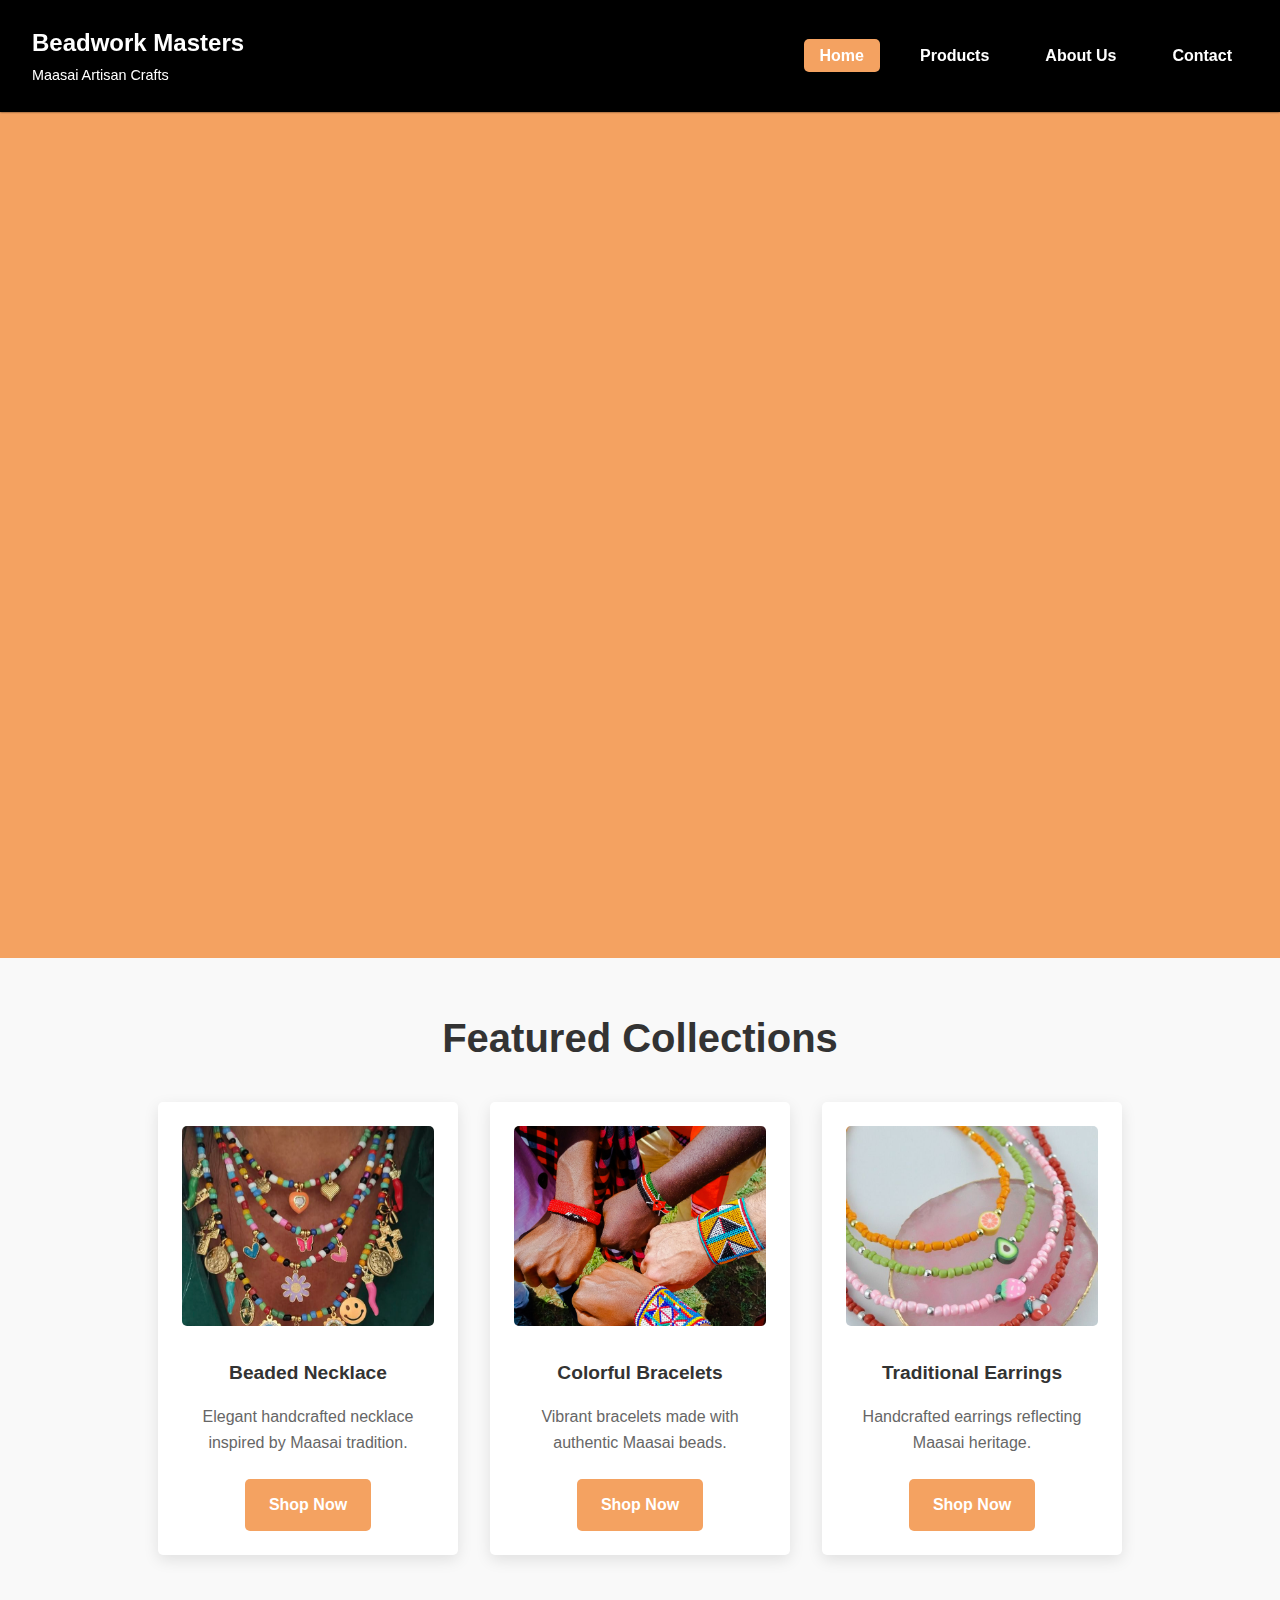
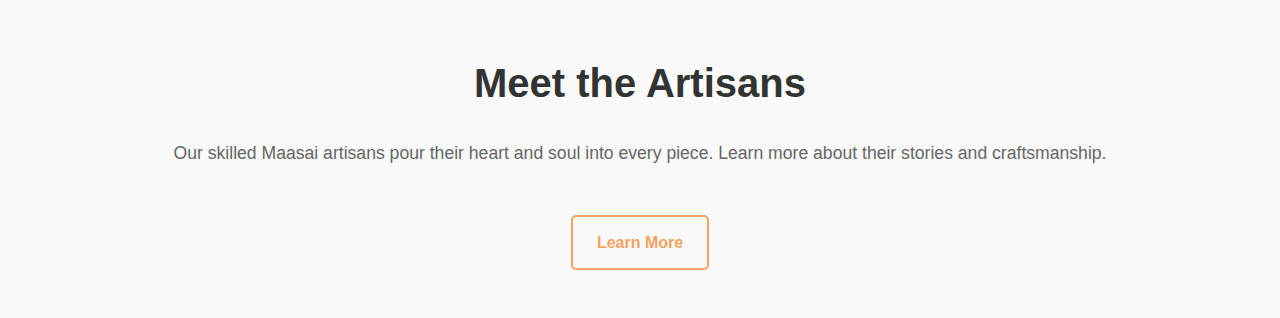
<file: index.html>
<!DOCTYPE html>
<html lang="en">
<head>
    <meta charset="UTF-8" />
    <meta name="viewport" content="width=device-width, initial-scale=1" />
    <link rel="stylesheet" href="https://cdnjs.cloudflare.com/ajax/libs/font-awesome/6.0.0-beta3/css/all.min.css" />
    <link rel="stylesheet" href="style.css" />
    <title>Home - Online Beadwork Masters</title>
</head>
<body>
    <header class="sticky-header">
        <nav>
            <div class="logo">
                <h1>Beadwork Masters</h1>
                <span class="tagline">Maasai Artisan Crafts</span>
            </div>
            <div class="nav-links">
                <ul>
                    <li><a href="index.html" class="active">Home</a></li>
                    <li><a href="products.html">Products</a></li>
                    <li><a href="about.html">About Us</a></li>
                    <li><a href="contact.html">Contact</a></li>
                </ul>
            </div>
            <div class="hamburger">
                <i class="fas fa-bars"></i>
            </div>
        </nav>
    </header>

    <main>
        <section class="hero">
            <div class="hero-content">
                <div class="hero-text">
                    <h1>Welcome to Beadwork Masters</h1>
                    <p class="subtitle">Discover the beauty of Maasai beadwork, handcrafted with passion and tradition.</p>
                    <p>Explore our unique collections and meet the artisans who bring these masterpieces to life.</p>
                    <div class="hero-cta">
                        <a href="products.html" class="btn btn-primary">Shop Collections</a>
                        <a href="about.html" class="btn btn-outline">Meet the Artisans</a>
                    </div>
                </div>
                <div class="hero-image">
                    <img src="assets/pexels-kofoshotit-20381631.jpg" alt="Maasai Beadwork Artisans at Work" />
                </div>
            </div>
        </section>

        <section class="featured-collections">
            <h2>Featured Collections</h2>
            <div class="featured-products">
                <!-- Placeholder for featured products -->
                <div class="product-card">
                    <img src="assets/Necklaces With Charms.jpeg" alt="Beaded Necklace" />
                    <h3>Beaded Necklace</h3>
                    <p>Elegant handcrafted necklace inspired by Maasai tradition.</p>
                    <a href="products.html" class="btn btn-primary">Shop Now</a>
                </div>
                <div class="product-card">
                    <img src="assets/pexels-catz-winston-76945940-8628442.jpg" alt="Colorful Bracelets" />
                    <h3>Colorful Bracelets</h3>
                    <p>Vibrant bracelets made with authentic Maasai beads.</p>
                    <a href="products.html" class="btn btn-primary">Shop Now</a>
                </div>
                <div class="product-card">
                    <img src="assets/9073bd66-f168-41d3-b9b5-b1fef5e0adc9.jpeg" alt="Traditional Earrings" />
                    <h3>Traditional Earrings</h3>
                    <p>Handcrafted earrings reflecting Maasai heritage.</p>
                    <a href="products.html" class="btn btn-primary">Shop Now</a>
                </div>
            </div>
        </section>

        <section class="meet-artisans">
            <h2>Meet the Artisans</h2>
            <p>Our skilled Maasai artisans pour their heart and soul into every piece. Learn more about their stories and craftsmanship.</p>
            <a href="about.html" class="btn btn-outline">Learn More</a>
        </section>
    </main>

    <script src="script.js"></script>
</body>
</html>
</file>
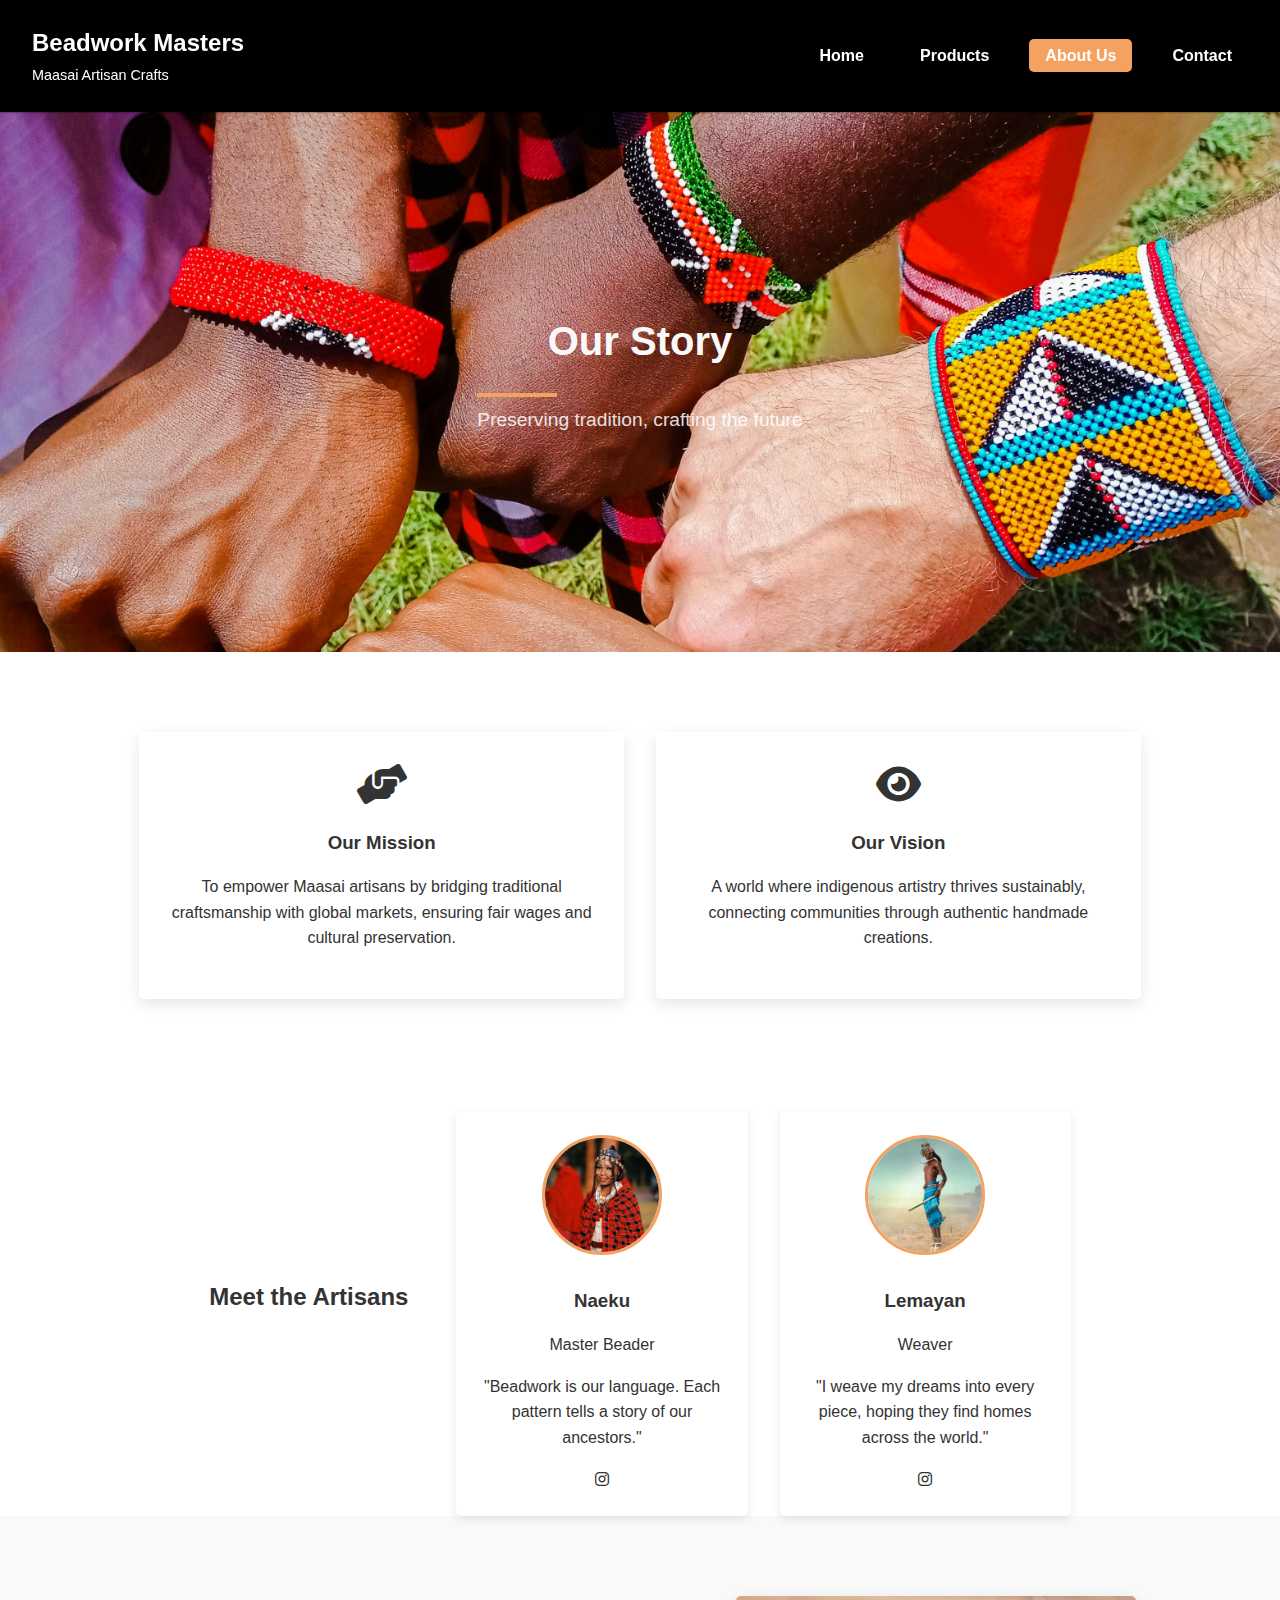
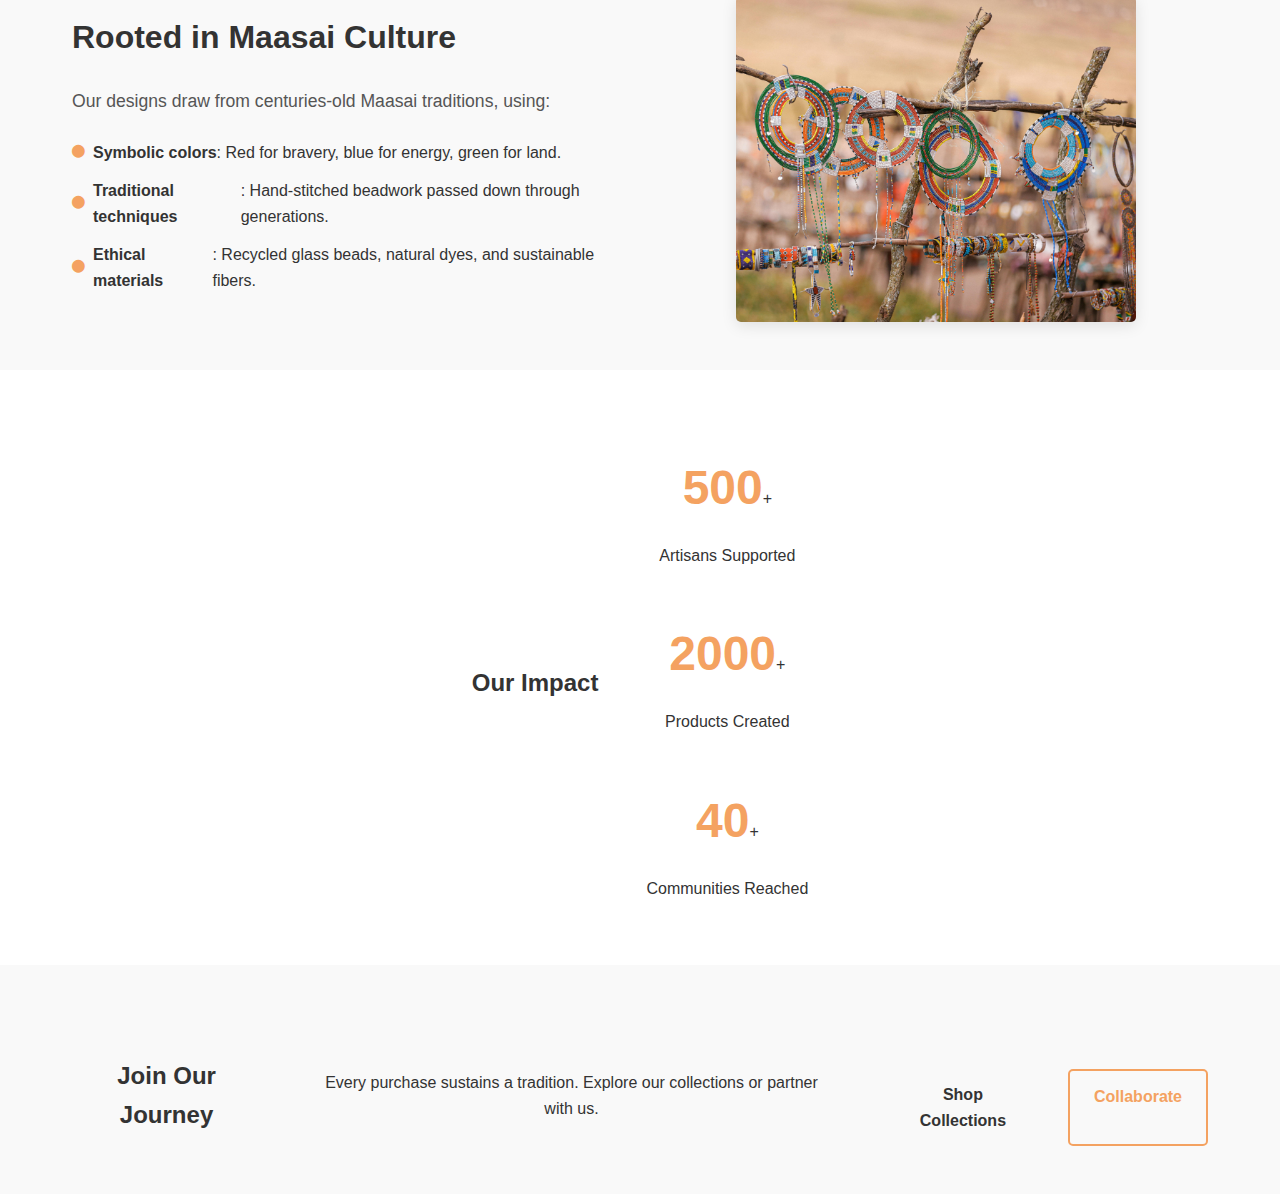
<file: about.html>
<!-- About Us Page (about.html) -->
<!DOCTYPE html>
<html lang="en">
<head>
    <!-- Same head content as index.html -->
    <title>About Us | Beadwork Masters</title>
    <meta charset="UTF-8">
    <meta name="viewport" content="width=device-width, initial-scale=1.0">
    <link rel="stylesheet" href="https://cdnjs.cloudflare.com/ajax/libs/font-awesome/6.0.0-beta3/css/all.min.css" />
    <link rel="stylesheet" href="style.css">
</head>
<body>
    <header class="sticky-header">
        <nav>
            <div class="logo">
                <h1>Beadwork Masters</h1>
                <span class="tagline">Maasai Artisan Crafts</span>
            </div>
            <div class="nav-links">
                <ul>
                    <li><a href="index.html">Home</a></li>
                    <li><a href="products.html">Products</a></li>
                    <li><a href="about.html" class="active">About Us</a></li>
                    <li><a href="contact.html">Contact</a></li>
                
                </ul>
            </div>
            <div class="hamburger">
                <i class="fas fa-bars"></i>
            </div>
        </nav>
    </header>
    <!-- Hero Banner for About Page -->
    <section class="about-hero">
        <div class="container section-header">
            <div>
                <h2>Our Story</h2>
                <p>Preserving tradition, crafting the future</p>
            </div>
        </div>
    </section>

    <!-- Mission/Vision Section -->
    <section class="mission-section">
        <div class="container">
            <div class="mission-grid">
                <div class="mission-card">
                    <i class="fas fa-hands-helping"></i>
                    <h3>Our Mission</h3>
                    <p>To empower Maasai artisans by bridging traditional craftsmanship with global markets, ensuring fair wages and cultural preservation.</p>
                </div>
                <div class="mission-card">
                    <i class="fas fa-eye"></i>
                    <h3>Our Vision</h3>
                    <p>A world where indigenous artistry thrives sustainably, connecting communities through authentic handmade creations.</p>
                </div>
            </div>
        </div>
    </section>

    <!-- Artisan Spotlight -->
    <section class="artisans-section">
        <div class="container">
            <h2>Meet the Artisans</h2>
            <div class="artisan-grid">
                <!-- Artisan 1 -->
                <div class="artisan-card">
                    <img src="assets/pexels-youngafrikanna-27597387.jpg" alt="Naeku, Master Beader">
                    <h3>Naeku</h3>
                    <p class="title">Master Beader</p>
                    <p>"Beadwork is our language. Each pattern tells a story of our ancestors."</p>
                    <div class="social-links">
                        <a href="#"><i class="fab fa-instagram"></i></a>
                    </div>
                </div>
                <!-- Artisan 2 -->
                <div class="artisan-card">
                    <img src="assets/pexels-kureng-workx-2546437-4152126.jpg" alt="Lemayan, Weaver">
                    <h3>Lemayan</h3>
                    <p class="title">Weaver</p>
                    <p>"I weave my dreams into every piece, hoping they find homes across the world."</p>
                    <a href="#"><i class="fab fa-instagram"></i></a>
                </div>
        
            </div>
        </div>
    </section>

    <!-- Cultural Heritage Section -->
    <section class="heritage-section">
        <div class="container">
            <div class="heritage-content">
                <div class="heritage-text">
                    <h2>Rooted in Maasai Culture</h2>
                    <p>Our designs draw from centuries-old Maasai traditions, using:</p>
                    <ul>
                        <li><i class="fas fa-circle"></i> <strong>Symbolic colors</strong>: Red for bravery, blue for energy, green for land.</li>
                        <li><i class="fas fa-circle"></i> <strong>Traditional techniques</strong>: Hand-stitched beadwork passed down through generations.</li>
                        <li><i class="fas fa-circle"></i> <strong>Ethical materials</strong>: Recycled glass beads, natural dyes, and sustainable fibers.</li>
                    </ul>
                </div>
                <div class="heritage-image">
                    <img src="assets/pexels-amani-allan-2147911089-29831467.jpg" alt="Maasai cultural beadwork">
                </div>
            </div>
        </div>
    </section>

    <!-- Impact Stats -->
    <section class="impact-section">
        <div class="container">
            <h2>Our Impact</h2>
            <div class="stats-grid">
                <div class="stat-card">
                    <span class="stat-number" data-count="150">500</span>+
                    <p>Artisans Supported</p>
                </div>
                <div class="stat-card">
                    <span class="stat-number" data-count="5000">2000</span>+
                    <p>Products Created</p>
                </div>
                <div class="stat-card">
                    <span class="stat-number" data-count="30">40</span>+
                    <p>Communities Reached</p>
                </div>
            </div>
        </div>
    </section>

    <!-- Call-to-Action -->
    <section class="about-cta">
        <div class="container">
            <h2>Join Our Journey</h2>
            <p>Every purchase sustains a tradition. Explore our collections or partner with us.</p>
            <div class="cta-buttons">
                <a href="products.html" class="btn">Shop Collections</a>
                <a href="contact.html" class="btn btn-outline">Collaborate</a>
            </div>
        </div>
    </section>

    <!-- Reuse footer from index.html -->
    <script src="script.js"></script>
</body>
</html>
</file>
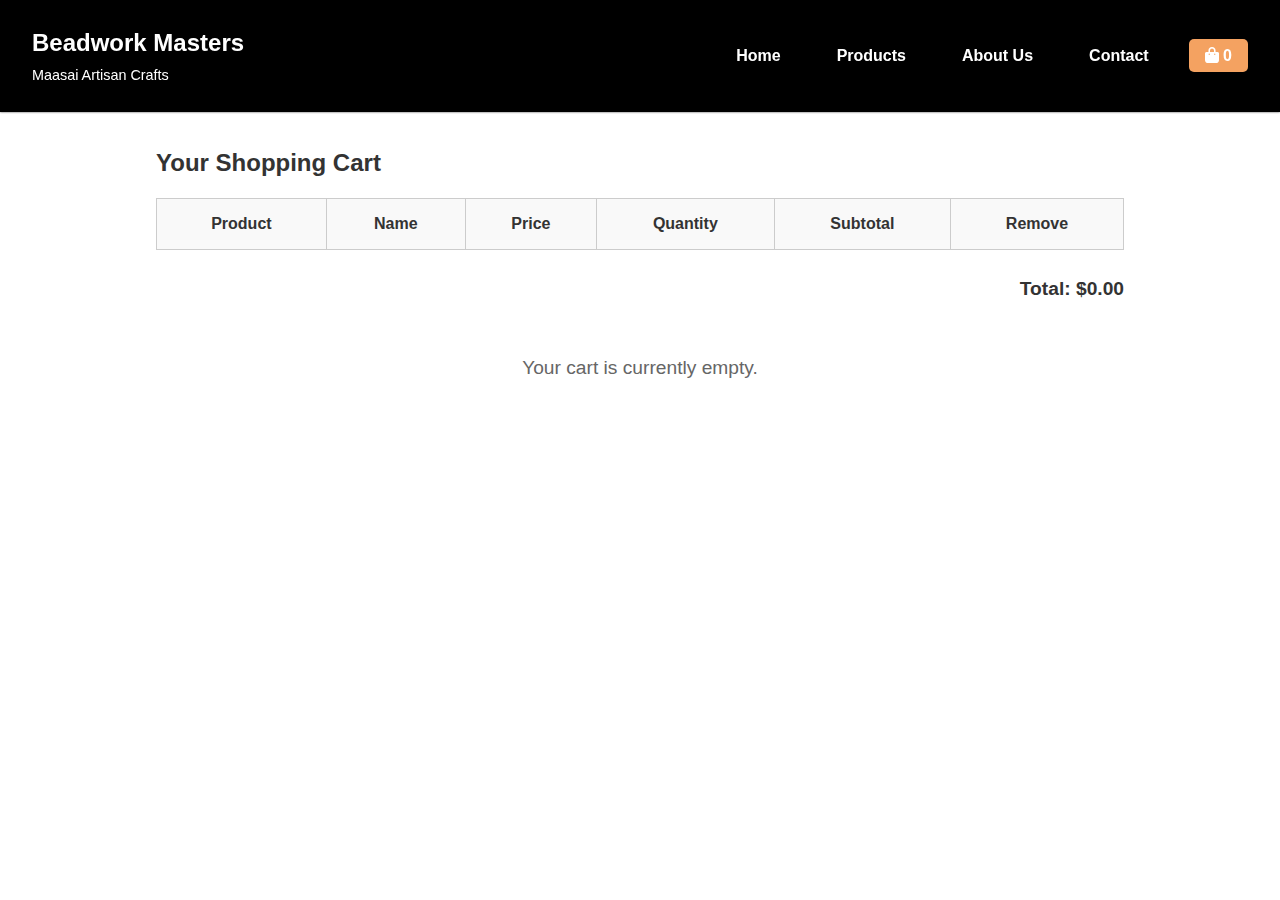
<file: cart.html>
<!DOCTYPE html>
<html lang="en">
<head>
    <meta charset="UTF-8" />
    <meta name="viewport" content="width=device-width, initial-scale=1" />
    <link rel="stylesheet" href="https://cdnjs.cloudflare.com/ajax/libs/font-awesome/6.0.0-beta3/css/all.min.css" />
    <link rel="stylesheet" href="style.css" />
    <title>Shopping Cart - Online Beadwork Masters</title>
    <style>
        .cart-container {
            max-width: 1000px;
            margin: 2rem auto;
            padding: 0 1rem;
        }
        h2 {
            margin-bottom: 1rem;
            color: var(--color-text-dark);
        }
        table.cart-table {
            width: 100%;
            border-collapse: collapse;
            margin-bottom: 1.5rem;
        }
        table.cart-table th,
        table.cart-table td {
            padding: 0.75rem 1rem;
            border: 1px solid var(--color-border);
            text-align: center;
            vertical-align: middle;
        }
        table.cart-table th {
            background-color: var(--color-background-light);
            color: var(--color-text-dark);
        }
        .cart-product-image img {
            width: 80px;
            height: 80px;
            object-fit: cover;
            border-radius: var(--border-radius);
        }
        .quantity-input {
            width: 60px;
            padding: 0.3rem;
            font-size: 1rem;
            text-align: center;
            border: 1px solid var(--color-border);
            border-radius: var(--border-radius);
        }
        .remove-btn {
            background-color: transparent;
            border: none;
            color: var(--color-accent);
            font-size: 1.2rem;
            cursor: pointer;
            transition: color 0.3s ease;
        }
        .remove-btn:hover {
            color: var(--color-primary-dark);
        }
        .cart-summary {
            text-align: right;
            font-size: 1.2rem;
            font-weight: 600;
            margin-bottom: 2rem;
            color: var(--color-text-dark);
        }
        .checkout-btn {
            display: inline-block;
            background-color: var(--color-primary);
            color: var(--color-text-light);
            padding: 0.8rem 2rem;
            border-radius: var(--border-radius);
            font-weight: 600;
            cursor: pointer;
            border: none;
            transition: background-color 0.3s ease;
            text-decoration: none;
        }
        .checkout-btn:hover {
            background-color: var(--color-primary-dark);
        }
        .empty-cart {
            text-align: center;
            font-size: 1.2rem;
            color: var(--color-text-muted);
            margin-top: 3rem;
        }
    </style>
</head>
<body>
    <header class="sticky-header">
        <nav>
            <div class="logo">
                <h1>Beadwork Masters</h1>
                <span class="tagline">Maasai Artisan Crafts</span>
            </div>
            <div class="nav-links">
                <ul>
                    <li><a href="index.html">Home</a></li>
                    <li><a href="products.html">Products</a></li>
                    <li><a href="about.html">About Us</a></li>
                    <li><a href="contact.html">Contact</a></li>
                    <li><a href="cart.html" class="active cart-icon"><i class="fas fa-shopping-bag"></i> <span class="cart-count">0</span></a></li>
                </ul>
            </div>
            <div class="hamburger">
                <i class="fas fa-bars"></i>
            </div>
        </nav>
    </header>

    <main class="cart-container">
        <h2>Your Shopping Cart</h2>
        <table class="cart-table" aria-label="Shopping Cart Items">
            <thead>
                <tr>
                    <th scope="col">Product</th>
                    <th scope="col">Name</th>
                    <th scope="col">Price</th>
                    <th scope="col">Quantity</th>
                    <th scope="col">Subtotal</th>
                    <th scope="col">Remove</th>
                </tr>
            </thead>
            <tbody id="cart-items">
                <!-- Cart items will be dynamically inserted here -->
            </tbody>
        </table>
        <div class="cart-summary" aria-live="polite">
            Total: $<span id="cart-total">0.00</span>
        </div>
        <button class="checkout-btn" id="checkout-btn">Proceed to Checkout</button>
        <div class="empty-cart" id="empty-cart-message" style="display:none;">
            Your cart is currently empty.
        </div>
    </main>

    <script>
        let cart = JSON.parse(localStorage.getItem('cart')) || [];

        const cartItemsContainer = document.getElementById('cart-items');
        const cartTotalElement = document.getElementById('cart-total');
        const emptyCartMessage = document.getElementById('empty-cart-message');
        const checkoutBtn = document.getElementById('checkout-btn');
        const cartCountElements = document.querySelectorAll('.cart-count');

        function updateCartCount() {
            const totalCount = cart.reduce((sum, item) => sum + item.quantity, 0);
            cartCountElements.forEach(el => el.textContent = totalCount);
        }

        function renderCart() {
            cartItemsContainer.innerHTML = '';
            if (cart.length === 0) {
                emptyCartMessage.style.display = 'block';
                checkoutBtn.style.display = 'none';
                cartTotalElement.textContent = '0.00';
                return;
            } else {
                emptyCartMessage.style.display = 'none';
                checkoutBtn.style.display = 'inline-block';
            }

            let total = 0;

            if (!window.products) {
                const script = document.createElement('script');
                script.src = 'products-data.js';
                script.onload = () => {
                    renderCartItems();
                };
                document.body.appendChild(script);
            } else {
                renderCartItems();
            }

            function renderCartItems() {
                cart.forEach(cartItem => {
                    const product = products.find(p => p.id === cartItem.id);
                    if (!product) return;

                    const subtotal = product.price * cartItem.quantity;
                    total += subtotal;

                    const tr = document.createElement('tr');

                    tr.innerHTML = `
                        <td class="cart-product-image"><img src="${product.image}" alt="${product.name}"></td>
                        <td>${product.name}</td>
                        <td>$${product.price.toFixed(2)}</td>
                        <td>
                            <input type="number" min="1" class="quantity-input" value="${cartItem.quantity}" data-id="${product.id}" aria-label="Quantity for ${product.name}">
                        </td>
                        <td>$${subtotal.toFixed(2)}</td>
                        <td>
                            <button class="remove-btn" data-id="${product.id}" aria-label="Remove ${product.name} from cart">&times;</button>
                        </td>
                    `;

                    cartItemsContainer.appendChild(tr);
                });

                cartTotalElement.textContent = total.toFixed(2);
                updateCartCount();
                attachEventListeners();
            }
        }

        function attachEventListeners() {
            const quantityInputs = document.querySelectorAll('.quantity-input');
            quantityInputs.forEach(input => {
                input.addEventListener('change', (e) => {
                    const id = parseInt(e.target.getAttribute('data-id'));
                    let quantity = parseInt(e.target.value);
                    if (isNaN(quantity) || quantity < 1) {
                        quantity = 1;
                        e.target.value = 1;
                    }
                    const itemIndex = cart.findIndex(item => item.id === id);
                    if (itemIndex > -1) {
                        cart[itemIndex].quantity = quantity;
                        saveCart();
                        renderCart();
                    }
                });
            });

            const removeButtons = document.querySelectorAll('.remove-btn');
            removeButtons.forEach(button => {
                button.addEventListener('click', (e) => {
                    const id = parseInt(e.target.getAttribute('data-id'));
                    cart = cart.filter(item => item.id !== id);
                    saveCart();
                    renderCart();
                });
            });
        }

        function saveCart() {
            localStorage.setItem('cart', JSON.stringify(cart));
        }

        checkoutBtn.addEventListener('click', () => {
            if (cart.length === 0) {
                alert('Your cart is empty.');
                return;
            }
            // Redirect to checkout page
            window.location.href = 'checkout.html';
        });

        updateCartCount();
        renderCart();
    </script>
</body>
</html>
</file>
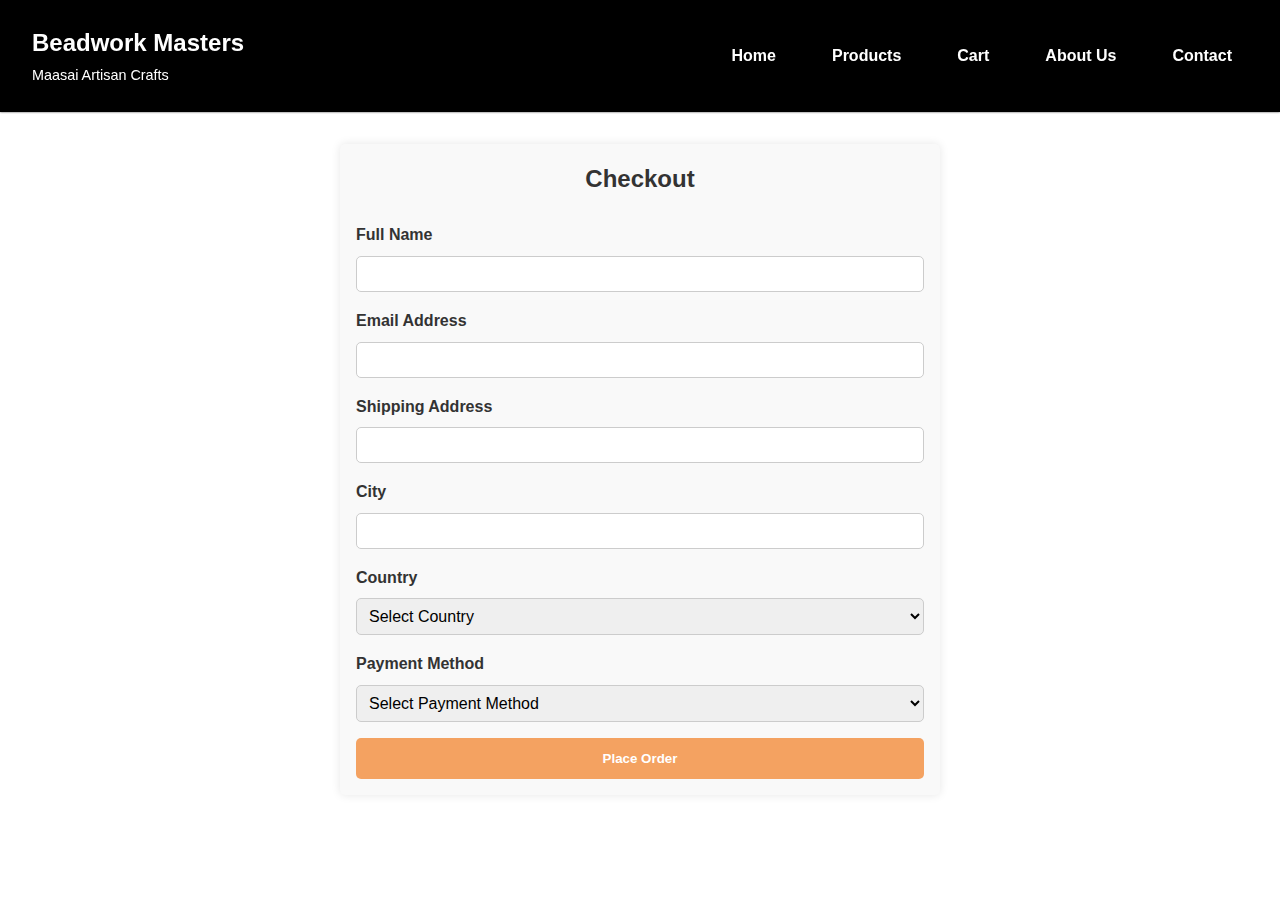
<file: checkout.html>
<!DOCTYPE html>
<html lang="en">
<head>
    <meta charset="UTF-8" />
    <meta name="viewport" content="width=device-width, initial-scale=1" />
    <title>Checkout - Online Beadwork Masters</title>
    <link rel="stylesheet" href="style.css" />
    <style>
        .checkout-container {
            max-width: 600px;
            margin: 2rem auto;
            padding: 1rem;
            background-color: var(--color-background-light);
            border-radius: var(--border-radius);
            box-shadow: 0 0 10px rgba(0,0,0,0.1);
        }
        h2 {
            text-align: center;
            margin-bottom: 1.5rem;
            color: var(--color-text-dark);
        }
        form {
            display: flex;
            flex-direction: column;
        }
        label {
            margin-bottom: 0.5rem;
            font-weight: 600;
            color: var(--color-text-dark);
        }
        input, select {
            padding: 0.5rem;
            margin-bottom: 1rem;
            border: 1px solid var(--color-border);
            border-radius: var(--border-radius);
            font-size: 1rem;
        }
        button {
            background-color: var(--color-primary);
            color: var(--color-text-light);
            padding: 0.8rem;
            border: none;
            border-radius: var(--border-radius);
            font-weight: 600;
            cursor: pointer;
            transition: background-color 0.3s ease;
        }
        button:hover {
            background-color: var(--color-primary-dark);
        }
        .success-message {
            text-align: center;
            color: green;
            font-weight: 600;
            margin-top: 1rem;
        }
    </style>
</head>
<body>
    <header class="sticky-header">
        <nav>
            <div class="logo">
                <h1>Beadwork Masters</h1>
                <span class="tagline">Maasai Artisan Crafts</span>
            </div>
            <div class="nav-links">
                <ul>
                    <li><a href="index.html">Home</a></li>
                    <li><a href="products.html">Products</a></li>
                    <li><a href="cart.html">Cart</a></li>
                    <li><a href="about.html">About Us</a></li>
                    <li><a href="contact.html">Contact</a></li>
                </ul>
            </div>
            <div class="hamburger">
                <i class="fas fa-bars"></i>
            </div>
        </nav>
    </header>

    <main class="checkout-container">
        <h2>Checkout</h2>
        <form id="checkout-form" novalidate>
            <label for="fullName">Full Name</label>
            <input type="text" id="fullName" name="fullName" required />

            <label for="email">Email Address</label>
            <input type="email" id="email" name="email" required />

            <label for="address">Shipping Address</label>
            <input type="text" id="address" name="address" required />

            <label for="city">City</label>
            <input type="text" id="city" name="city" required />

            <label for="country">Country</label>
            <select id="country" name="country" required>
                <option value="">Select Country</option>
                <option value="Kenya">Kenya</option>
                <option value="Tanzania">Tanzania</option>
                <option value="Uganda">Uganda</option>
                <option value="Other">Other</option>
            </select>

            <label for="paymentMethod">Payment Method</label>
            <select id="paymentMethod" name="paymentMethod" required>
                <option value="">Select Payment Method</option>
                <option value="mpesa">M-Pesa</option>
                <option value="creditCard">Credit Card</option>
                <option value="paypal">PayPal</option>
            </select>

            <button type="submit">Place Order</button>
        </form>
        <div class="success-message" id="success-message" style="display:none;">
            Thank you for your order! We will process it shortly.
        </div>
    </main>

    <script>
        const form = document.getElementById('checkout-form');
        const successMessage = document.getElementById('success-message');

        form.addEventListener('submit', function(event) {
            event.preventDefault();

            if (!form.checkValidity()) {
                form.reportValidity();
                return;
            }

            // Simulate order processing
            successMessage.style.display = 'block';

            // Clear cart from localStorage
            localStorage.removeItem('cart');

            // Optionally redirect after a delay
            setTimeout(() => {
                window.location.href = 'index.html';
            }, 3000);
        });
    </script>
</body>
</html>
</file>
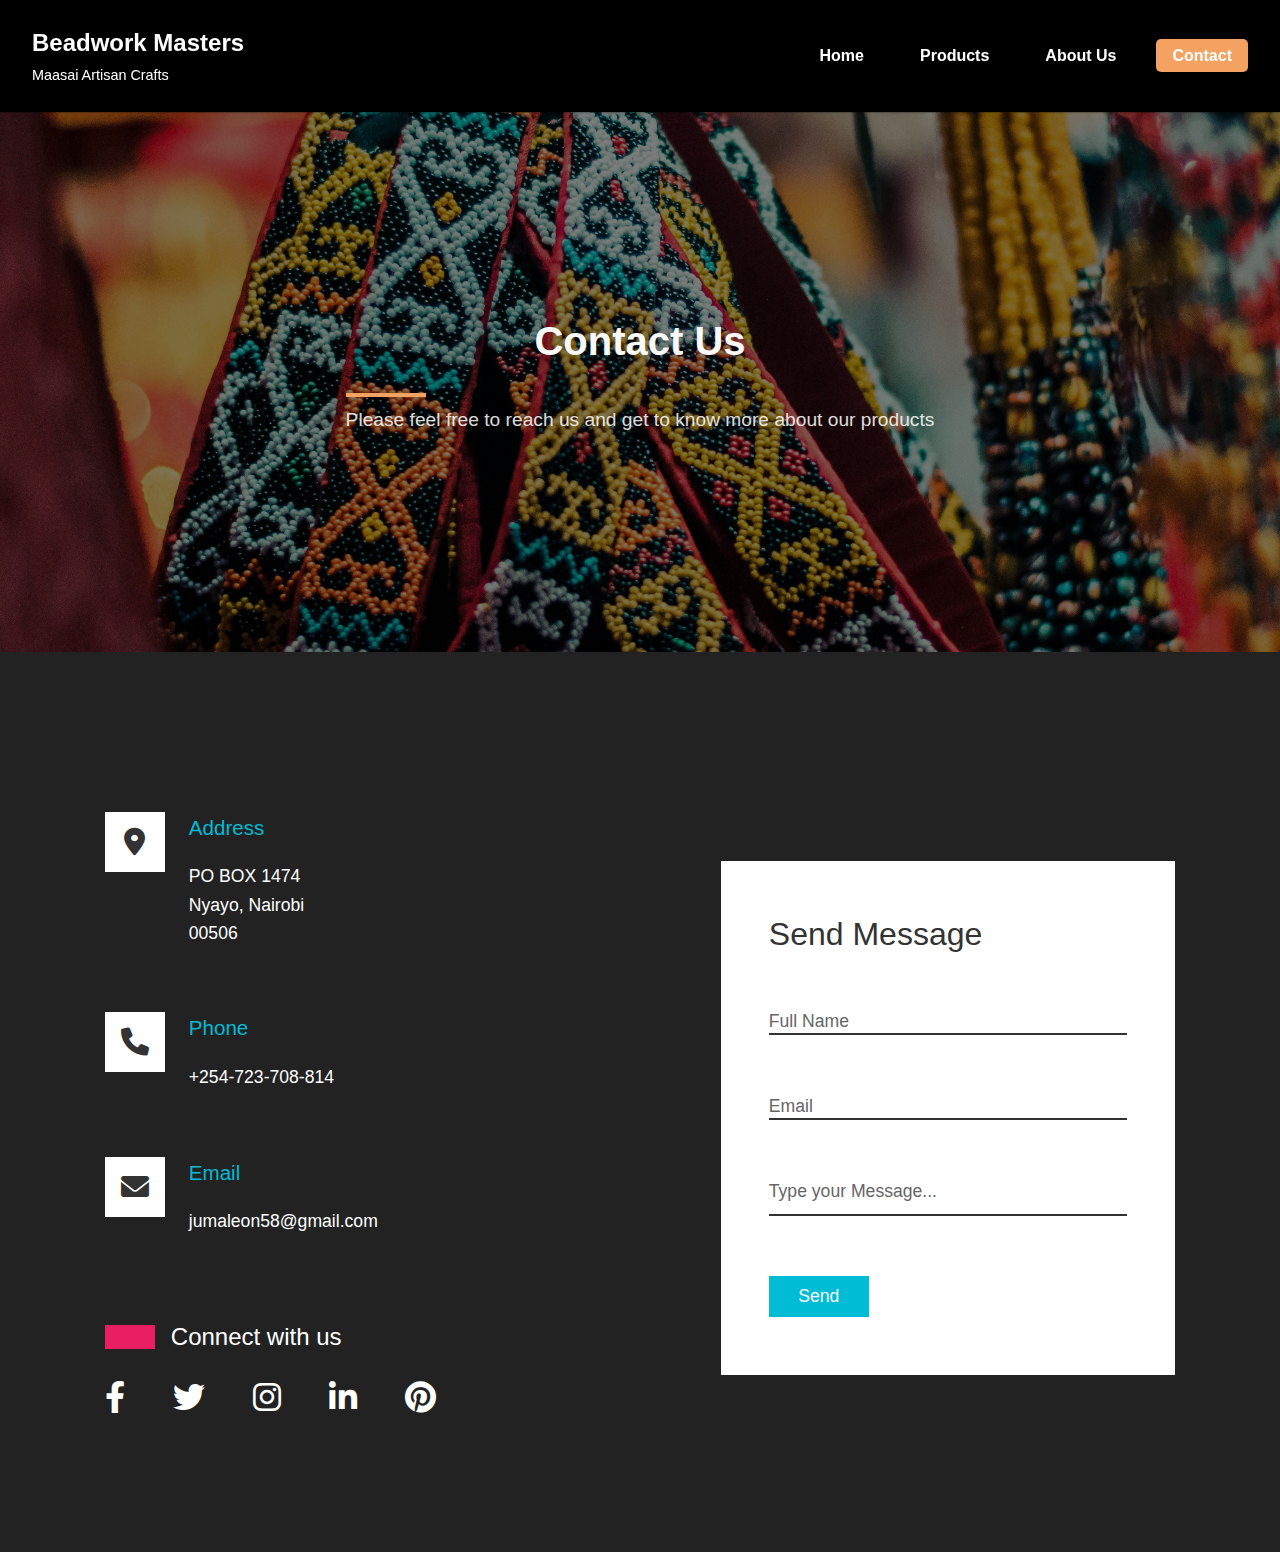
<file: contact.html>
<!DOCTYPE html>
<html lang="en">
<head>
    <meta charset="UTF-8" />
    <meta name="viewport" content="width=device-width, initial-scale=1" />
    <link rel="stylesheet" href="https://cdnjs.cloudflare.com/ajax/libs/font-awesome/6.0.0-beta3/css/all.min.css" />
    <link rel="stylesheet" href="style.css" />
    <title>Contact Us - Online Beadwork Masters</title>
</head>
<body>
    <header class="sticky-header">
        
        <nav>
            <div class="logo">
                <h1>Beadwork Masters</h1>
                <span class="tagline">Maasai Artisan Crafts</span>
            </div>
            <div class="nav-links">
                <ul>
                    <li><a href="index.html">Home</a></li>
                    <li><a href="products.html">Products</a></li>
                    <li><a href="about.html">About Us</a></li>
                    <li><a href="contact.html" class="active">Contact</a></li>
                  
                </ul>
            </div>
            <div class="hamburger">
                <i class="fas fa-bars"></i>
            </div>
        </nav>
    </header>

    <main>
        <section class="contact-hero">
            <div class="container section-header">
                <div>
                    <h2>Contact Us</h2>
                    <p>Please feel free to reach us and get to know more about our products</p>
                </div>
            </div>
        </section>
        <section class="contact">
            <div class="container">
                <div class="contactInfo">
                    <div class="box">
                        <div class="icon"><i class="fas fa-map-marker-alt"></i></div>
                        <div class="text">
                            <h3>Address</h3>
                            <p>PO BOX 1474<br>Nyayo, Nairobi<br>00506</p>
                        </div>
                    </div>
                    <div class="box">
                        <div class="icon"><i class="fas fa-phone"></i></div>
                        <div class="text">
                            <h3>Phone</h3>
                            <p>+254-723-708-814</p>
                        </div>
                    </div>
                    <div class="box">
                        <div class="icon"><i class="fas fa-envelope"></i></div>
                        <div class="text">
                            <h3>Email</h3>
                            <p>jumaleon58@gmail.com</p>
                        </div>
                    </div>
                    <h2 class="txt">Connect with us</h2>
                    <ul class="sci">
                        <li><a href="#"><i class="fab fa-facebook-f"></i></a></li>
                        <li><a href="#"><i class="fab fa-twitter"></i></a></li>
                        <li><a href="#"><i class="fab fa-instagram"></i></a></li>
                        <li><a href="#"><i class="fab fa-linkedin-in"></i></a></li>
                        <li><a href="#"><i class="fab fa-pinterest"></i></a></li>
                    </ul>
                </div>

                <div class="contactForm">
                    <form>
                        <h2>Send Message</h2>
                        <div class="inputBox">
                            <input type="text" name="" required="required" />
                            <span>Full Name</span>
                        </div>
                        <div class="inputBox">
                            <input type="text" name="" required="required" />
                            <span>Email</span>
                        </div>
                        <div class="inputBox">
                            <textarea required="required"></textarea>
                            <span>Type your Message...</span>
                        </div>
                        <div class="inputBox">
                            <input type="submit" value="Send" />
                        </div>
                    </form>
                </div>
            </div>
        </section>
    </main>
    <script src="script.js"></script>
</body>
</html>
</file>
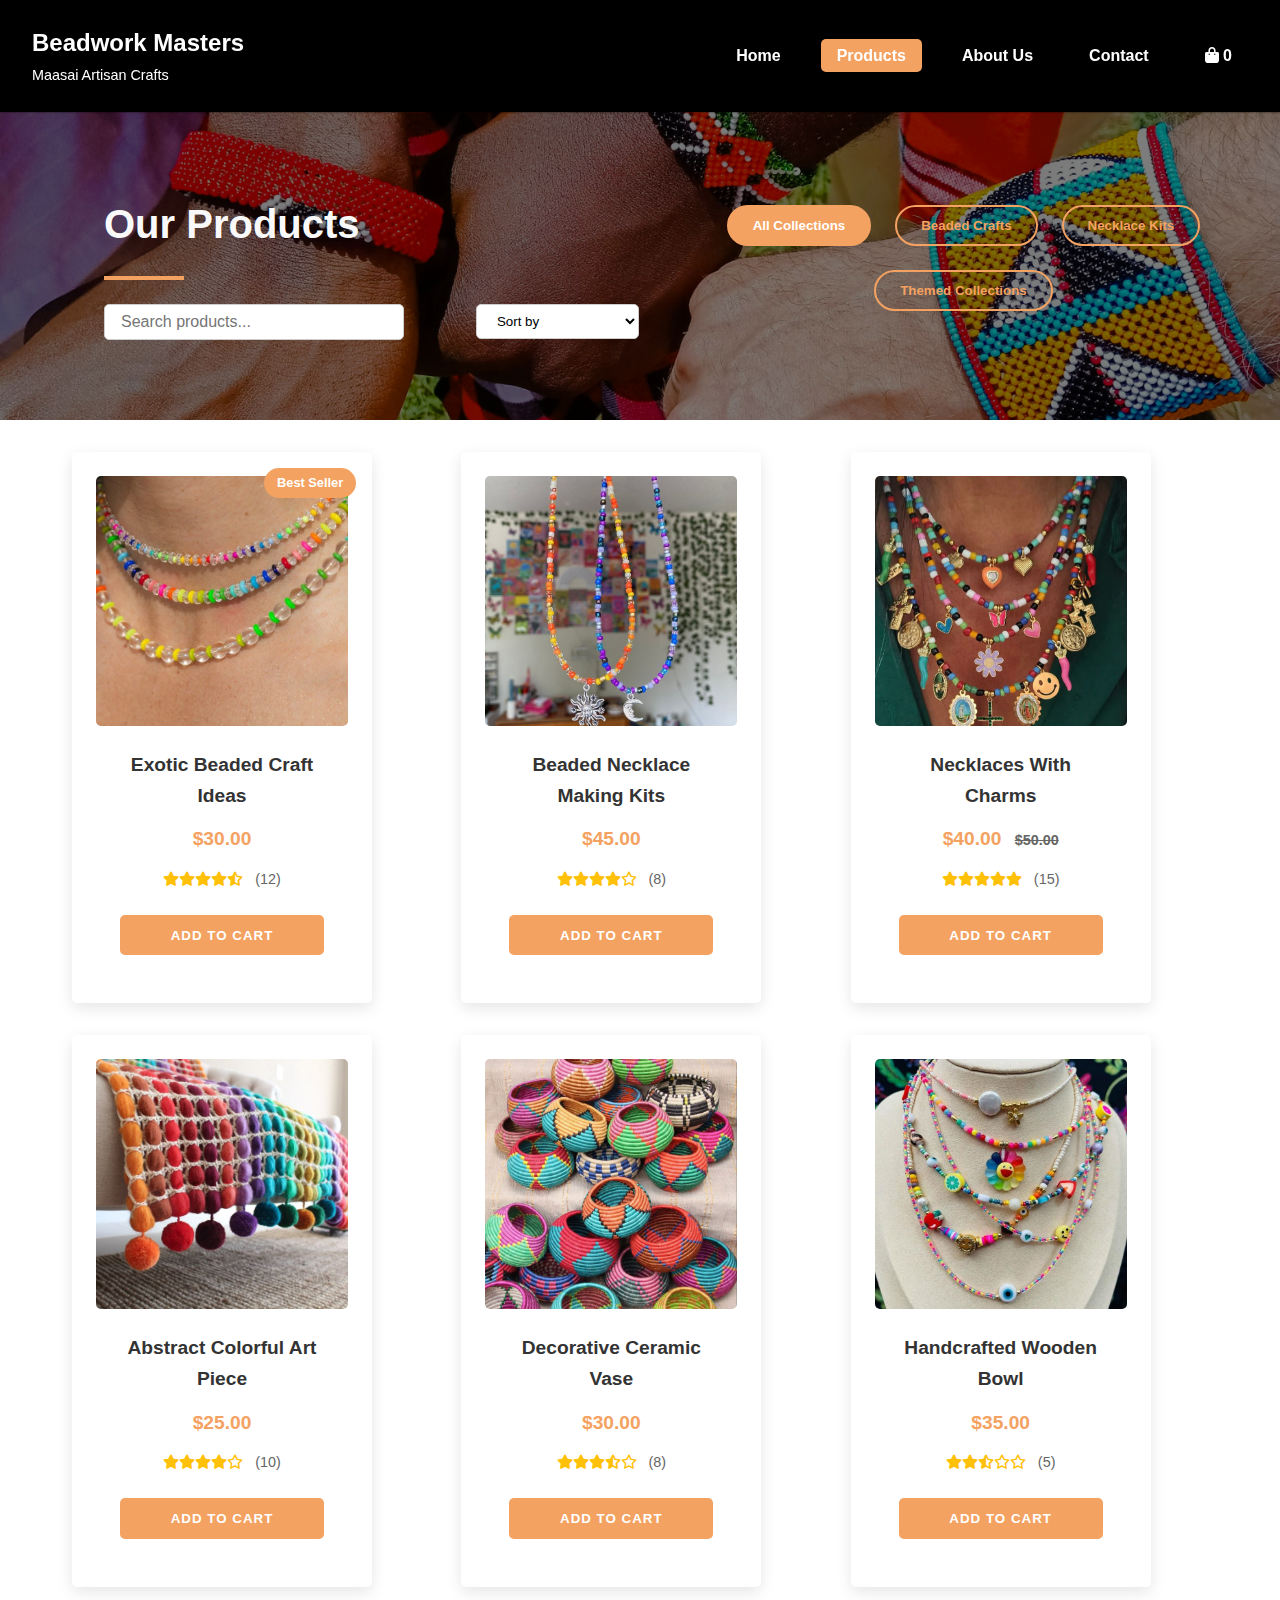
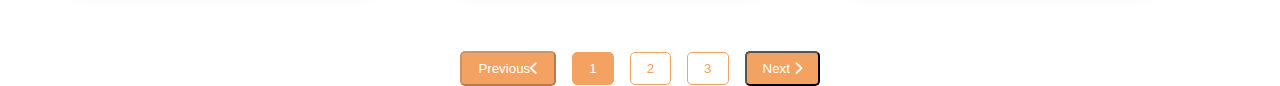
<file: products.html>
<!DOCTYPE html>
<html lang="en">
<head>
    <meta charset="UTF-8" />
    <meta name="viewport" content="width=device-width, initial-scale=1" />
    <link rel="stylesheet" href="https://cdnjs.cloudflare.com/ajax/libs/font-awesome/6.0.0-beta3/css/all.min.css" />
    <link rel="stylesheet" href="style.css" />
    <title>Products - Online Beadwork Masters</title>
</head>
<body>
    <header class="sticky-header">
        <nav>
            <div class="logo">
                <h1>Beadwork Masters</h1>
                <span class="tagline">Maasai Artisan Crafts</span>
            </div>
            <div class="nav-links">
                <ul>
                    <li><a href="index.html">Home</a></li>
                    <li><a href="products.html" class="active">Products</a></li>
                    <li><a href="about.html">About Us</a></li>
                    <li><a href="contact.html">Contact</a></li>
                    <li><a href="cart.html" class="cart-icon"><i class="fas fa-shopping-bag"></i> <span class="cart-count">0</span></a></li>
                </ul>
            </div>
            <div class="hamburger">
                <i class="fas fa-bars"></i>
            </div>
        </nav>
    </header>

    <main>
        <section id="products" class="products-section">
            <div class="container">
<div class="section-header">
    <h2>Our Products</h2>
    <div class="search-filter">
        <input type="text" id="search-input" placeholder="Search products..." />
    </div>
    <div class="sort-filter">
        <select id="sort-by">
            <option value="default">Sort by</option>
            <option value="price-low">Price: Low to High</option>
            <option value="price-high">Price: High to Low</option>
            <option value="popular">Most Popular</option>
        </select>
    </div>
</div>

                <div class="product-categories">
                    <button class="category-btn active" data-category="all">All Collections</button>
                    <button class="category-btn" data-category="beaded-crafts">Beaded Crafts</button>
                    <button class="category-btn" data-category="necklace-kits">Necklace Kits</button>
                    <button class="category-btn" data-category="themed-collections">Themed Collections</button>
                </div>
            </div>
        </section>

        <div class="product-grid">
            <!-- Product cards will be dynamically inserted here -->
        </div>

        <div class="pagination">
            <button class="prev-btn">Previous<i class="fas fa-chevron-left"></i></button>
            <button class="page-btn active">1</button>
            <button class="page-btn">2</button>
            <button class="page-btn">3</button>
            <button class="page-btn">4</button>
            <button class="page-btn">5</button>
            <button class="page-btn">6</button>
            <button class="next-btn">Next <i class="fas fa-chevron-right"></i></button>
        </div>
    </main>
    <script src="script.js"></script>
    <script src="products-data.js"></script>
    <script src="products-render.js"></script>
</body>
</html>
</file>
<file: style.css>
:root {
    /* Color Palette */
    --color-primary: #f4a261;
    --color-primary-dark: #e76f51;
    --color-secondary: #00bcd4;
    --color-text-light: #fff;
    --color-text-dark: #333;
    --color-text-muted: #666;
    --color-background-light: #f9f9f9;
    --color-background-dark: #222;
    --color-border: #ccc;
    --color-accent: #e91e63;
    --color-highlight: #f4a261;

    /* Fonts */
    --font-family-base: 'Poppins', Arial, sans-serif;

    /* Spacing */
    --spacing-xs: 0.5rem;
    --spacing-sm: 1rem;
    --spacing-md: 1.5rem;
    --spacing-lg: 2rem;
    --spacing-xl: 3rem;

    /* Border Radius */
    --border-radius: 5px;
}

/* General Styles */
*,
*::before,
*::after {
    box-sizing: border-box;
}

body {
    font-family: var(--font-family-base);
    margin: 0;
    padding: 0;
    line-height: 1.6;
    color: var(--color-text-dark);
    background-color: var(--color-text-light);
}

h1, h2, h3 {
    margin: 0;
    font-weight: 600;
    color: var(--color-text-dark);
}

a {
    text-decoration: none;
    color: inherit;
}

ul {
    list-style: none;
    padding: 0;
    margin: 0;
}

/* Header */
header {
    background-color: black;
    color: var(--color-text-light);
    padding: var(--spacing-md) var(--spacing-lg);
    position: sticky;
    top: 0;
    z-index: 1000;
    /* Ensure text color remains light */
    -webkit-text-fill-color: var(--color-text-light);
    -webkit-text-stroke: 0;
    filter: drop-shadow(0 0 1px rgba(0,0,0,0.7));
}

header nav {
    display: flex;
    justify-content: space-between;
    align-items: center;
}

.logo h1 {
    font-size: 1.5rem;
    font-weight: 700;
    color: var(--color-text-light);
}

.logo .tagline {
    font-size: 0.9rem;
    color: var(--color-background-light);
}

.nav-links ul {
    display: flex;
    gap: var(--spacing-md);
}

.nav-links ul li a {
    color: var(--color-text-light);
    font-weight: 600;
    padding: var(--spacing-xs) var(--spacing-sm);
    border-radius: var(--border-radius);
    transition: background-color 0.3s ease;
}

.nav-links ul li a:hover,
.nav-links ul li a.active {
    background-color: var(--color-primary);
    color: var(--color-text-light);
}

.hamburger {
    display: none;
    cursor: pointer;
    font-size: 1.5rem;
    color: var(--color-text-light);
}

/* Hero Section */
.hero {
    background-color: #f4a261;
    color: var(--color-text-dark);
    padding: var(--spacing-xl) var(--spacing-lg);
    display: flex;
    justify-content: center;
    align-items: center;
    min-height: 70vh;
    text-align: left;
}

.hero-content {
    display: flex;
    justify-content: space-between;
    align-items: center;
    gap: var(--spacing-lg);
    max-width: 1200px;
    width: 100%;
}

.hero-text {
    max-width: 600px;
}

.hero-text h1 {
    font-size: 3rem;
    margin-bottom: var(--spacing-md);
    font-weight: 700;
}

.hero-text .subtitle {
    font-size: 1.5rem;
    margin-bottom: var(--spacing-md);
}

.hero-text p {
    font-size: 1.1rem;
    margin-bottom: var(--spacing-lg);
    color: var(--color-text-dark);
}

.hero-cta .btn {
    margin-right: var(--spacing-md);
}

.hero-image img {
    max-width: 500px;
    width: 100%;
    border-radius: var(--border-radius);
    box-shadow: 0 5px 15px rgba(0,0,0,0.2);
}

/* Featured Collections Section */
.featured-collections {
    padding: var(--spacing-xl) var(--spacing-lg);
    background-color: var(--color-background-light);
    text-align: center;
}

.featured-collections h2 {
    font-size: 2.5rem;
    margin-bottom: var(--spacing-lg);
    color: var(--color-text-dark);
}

.featured-products {
    display: flex;
    justify-content: center;
    gap: var(--spacing-lg);
    flex-wrap: wrap;
}

.product-card {
    background: var(--color-text-light);
    border-radius: var(--border-radius);
    box-shadow: 0 5px 15px rgba(0,0,0,0.1);
    padding: var(--spacing-md);
    max-width: 300px;
    text-align: center;
    transition: transform 0.3s ease;
}

.product-card:hover {
    transform: translateY(-10px);
}

.product-card img {
    width: 100%;
    height: 200px;
    object-fit: cover;
    border-radius: var(--border-radius);
    margin-bottom: var(--spacing-md);
}

.product-card h3 {
    font-size: 1.2rem;
    margin-bottom: var(--spacing-sm);
    color: var(--color-text-dark);
}

.product-card p {
    font-size: 1rem;
    margin-bottom: var(--spacing-md);
    color: var(--color-text-muted);
}

/* Meet the Artisans Section */
.meet-artisans {
    padding: var(--spacing-xl) var(--spacing-lg);
    text-align: center;
    background-color: var(--color-background-light);
}

.meet-artisans h2 {
    font-size: 2.5rem;
    margin-bottom: var(--spacing-md);
    color: var(--color-text-dark);
}

.meet-artisans p {
    font-size: 1.1rem;
    margin-bottom: var(--spacing-md);
    color: var(--color-text-muted);
}

.meet-artisans .btn {
    margin-top: var(--spacing-md);
}

/* Responsive Design */
@media (max-width: 768px) {
    .hero-content {
        flex-direction: column;
        text-align: center;
    }
    .hero-text, .hero-image {
        max-width: 100%;
    }
    .hero-image img {
        max-width: 100%;
        height: auto;
    }
    .featured-products {
        flex-direction: column;
        align-items: center;
    }
}

.hero::before {
    content: "";
    position: absolute;
    top: 0;
    left: 0;
    right: 0;
    bottom: 0;
    background: rgba(0, 0, 0, 0);
    z-index: 0;
}

.hero h1 {
    text-shadow: 3px 3px 8px rgba(0, 0, 0, 0.8);
   
}

.hero-content {
    position: relative;
    z-index: 1;
    display: flex;
    flex-direction: row;
    justify-content: center;
    align-items: center;
    gap: var(--spacing-lg);
    opacity: 0;
    animation: fadeIn 1.5s ease forwards;
}

@keyframes fadeIn {
    to {
        opacity: 1;
    }
}

.hero-content > div:first-child {
    max-width: 600px;
    text-align: left;
}

.hero-content > div:last-child {
    display: flex;
    flex-direction: column;
    gap: var(--spacing-md);
}

.hero h1 {
    font-size: 3.5rem;
    margin-bottom: var(--spacing-md);
    font-weight: 700;
    text-shadow: 2px 2px 6px rgba(0, 0, 0, 0.7);
}

.hero p.subtitle {
    font-size: 1.4rem;
    margin-bottom: var(--spacing-md);
}

.welcome-text {
    font-size: 1.1rem;
    margin-bottom: var(--spacing-lg);
    color: var(--color-text-light);
}

.btn {
    padding: 0.8rem 1.5rem;
    border-radius: var(--border-radius);
    font-weight: 600;
    cursor: pointer;
    transition: background-color 0.3s ease, transform 0.3s ease;
    display: inline-block;
    text-align: center;
}

.btn-primary {
    background-color: var(--color-primary);
    color: var(--color-text-light);
    border: none;
}

.btn-primary:hover {
    background-color: var(--color-primary-dark);
    transform: scale(1.05);
}

.btn-outline {
    background-color: transparent;
    border: 2px solid var(--color-primary);
    color: var(--color-primary);
}

.btn-outline:hover {
    background-color: var(--color-primary);
    color: var(--color-text-light);
    transform: scale(1.05);
}

/* Responsive Hero */
@media (max-width: 768px) {
    .hero-content {
        flex-direction: column;
        text-align: center;
    }
    .hero-content > div:first-child {
        max-width: 100%;
    }
    .hero-content > div:last-child {
        flex-direction: row;
        justify-content: center;
        gap: var(--spacing-sm);
    }
    .hero h1 {
        font-size: 2.5rem;
    }
    .hero p.subtitle {
        font-size: 1.1rem;
    }
    .welcome-text {
        font-size: 1rem;
    }
}

.hero-content {
    display: flex;
    flex-direction: row;
    justify-content: center;
    align-items: center;
    gap: var(--spacing-lg);
}

.hero-content > div:first-child {
    max-width: 600px;
    text-align: left;
}

.hero-content > div:last-child {
    display: flex;
    flex-direction: column;
    gap: var(--spacing-md);
}

.hero h1 {
    font-size: 3rem;
    margin-bottom: var(--spacing-md);
    font-weight: 700;
    text-shadow: 2px 2px 4px rgba(0, 0, 0, 0.5);
}

.hero p.subtitle {
    font-size: 1.2rem;
    margin-bottom: var(--spacing-lg);
}

.btn {
    padding: 0.8rem 1.5rem;
    border-radius: var(--border-radius);
    font-weight: 600;
    cursor: pointer;
    transition: background-color 0.3s ease;
    display: inline-block;
    text-align: center;
}

.btn-primary {
    background-color: var(--color-primary);
    color: var(--color-text-light);
    border: none;
}

.btn-primary:hover {
    background-color: var(--color-primary-dark);
}

.btn-outline {
    background-color: transparent;
    border: 2px solid var(--color-primary);
    color: var(--color-primary);
}

.btn-outline:hover {
    background-color: var(--color-primary);
    color: var(--color-text-light);
}

/* Responsive Hero */
@media (max-width: 768px) {
    .hero-content {
        flex-direction: column;
        text-align: center;
    }
    .hero-content > div:first-child {
        max-width: 100%;
    }
    .hero-content > div:last-child {
        flex-direction: row;
        justify-content: center;
        gap: var(--spacing-sm);
    }
}

/* Products Section */
.container {
    max-width: 1200px;
    margin: 0 auto;
    padding: 0 var(--spacing-lg);
    color: var(--color-text-dark);
}

.products-section {
    padding: var(--spacing-xl) 0;
    background-color: var(--color-background-light);
    background: linear-gradient(rgba(0, 0, 0, 0.5), rgba(0, 0, 0, 0.5)), url('assets/pexels-catz-winston-76945940-8628442.jpg') center/cover no-repeat;
}

.section-header {
    display: flex;
    justify-content: space-between;
    align-items: center;
    margin-bottom: var(--spacing-lg);
    padding: 0 var(--spacing-lg);
    flex-wrap: wrap;
    gap: var(--spacing-md);
}

.search-filter {
    margin-right: var(--spacing-lg);
    flex-grow: 1;
    min-width: 200px;
}

.sort-filter {
    min-width: 150px;
}

/* Responsive adjustments for section header */
@media (max-width: 600px) {
    .section-header {
        flex-direction: column;
        align-items: flex-start;
    }
    .search-filter {
        width: 100%;
        margin-right: 0;
        margin-bottom: var(--spacing-sm);
    }
    .sort-filter {
        width: 100%;
        min-width: auto;
    }
}

/* Search Filter */
.search-filter {
    margin-right: var(--spacing-lg);
    flex-grow: 1;
}

#search-input {
    width: 100%;
    max-width: 300px;
    padding: var(--spacing-xs) var(--spacing-sm);
    border: 1px solid var(--color-border);
    border-radius: var(--border-radius);
    font-family: var(--font-family-base);
    font-size: 1rem;
    color: var(--color-text-dark);
    background-color: var(--color-text-light);
    transition: border-color 0.3s ease;
}

#search-input:focus {
    outline: none;
    border-color: var(--color-primary);
    box-shadow: 0 0 5px var(--color-primary);
}

.section-header h2 {
    font-size: 2.5rem;
    color: var(--color-background-light);
    font-weight: 600;
    position: relative;
    padding-bottom: var(--spacing-md);
}

.section-header p {
    color: var(--color-text-light);
    font-size: 1.2rem;
    margin-top: 0.5rem;
    opacity: 0.85;
}

.section-header h2::after {
    content: '';
    position: absolute;
    bottom: 0;
    left: 0;
    width: 80px;
    height: 4px;
    background: var(--color-primary);
}

.sort-filter select {
    padding: var(--spacing-xs) var(--spacing-sm);
    border: 1px solid var(--color-border);
    border-radius: var(--border-radius);
    font-family: var(--font-family-base);
    background-color: var(--color-text-light);
}

/* Product Categories */
.product-categories {
    display: flex;
    justify-content: center;
    flex-wrap: wrap;
    gap: var(--spacing-md);
    margin-bottom: var(--spacing-xl);
}

.category-btn {
    padding: 0.7rem 1.5rem;
    background-color: transparent;
    border: 2px solid var(--color-primary);
    color: var(--color-primary);
    border-radius: 30px;
    font-weight: 600;
    cursor: pointer;
    transition: all 0.3s ease;
}

.category-btn.active,
.category-btn:hover {
    background-color: var(--color-primary);
    color: var(--color-text-light);
}

/* Product Grid */
.product-grid {
    display: grid;
    grid-template-columns: repeat(auto-fill, minmax(280px, 1fr));
    gap: var(--spacing-lg);
    padding: var(--spacing-lg);
    max-width: 1200px;
    margin: 0 auto;
}

.product-card {
    background: var(--color-text-light);
    border-radius: var(--border-radius);
    overflow: hidden;
    box-shadow: 0 5px 15px rgba(0, 0, 0, 0.1);
    transition: all 0.3s ease;
    position: relative;
}

.product-card:hover {
    transform: translateY(-10px);
    box-shadow: 0 15px 30px rgba(0, 0, 0, 0.15);
}

/* Product Badge */
.product-badge {
    position: absolute;
    top: var(--spacing-sm);
    right: var(--spacing-sm);
    background-color: var(--color-primary);
    color: var(--color-text-light);
    padding: 0.3rem 0.8rem;
    border-radius: 30px;
    font-size: 0.8rem;
    font-weight: 600;
    z-index: 2;
}

/* Product Image */
.product-image {
    position: relative;
    overflow: hidden;
    height: 250px;
}

.product-image img {
    width: 100%;
    height: 100%;
    object-fit: cover;
    transition: transform 0.5s ease;
}

.product-card:hover .product-image img {
    transform: scale(1.05);
}

/* Quick View Button */
.quick-view {
    position: absolute;
    bottom: -50px;
    left: 0;
    width: 100%;
    background-color: rgba(0, 0, 0, 0.7);
    color: var(--color-text-light);
    border: none;
    padding: 0.8rem;
    font-weight: 600;
    cursor: pointer;
    transition: bottom 0.3s ease;
    z-index: 2;
}

.product-card:hover .quick-view {
    bottom: 0;
}

/* Product Info */
.product-info {
    padding: var(--spacing-md);
    text-align: center;
}

.product-info h3 {
    font-size: 1.2rem;
    margin-bottom: 0.8rem;
    color: var(--color-text-dark);
}

.price {
    font-weight: 700;
    color: var(--color-primary);
    font-size: 1.2rem;
    margin-bottom: 0.8rem;
}

.original-price {
    text-decoration: line-through;
    color: var(--color-text-muted);
    font-size: 0.9rem;
    margin-left: 0.5rem;
}

.rating {
    color: #FFC107;
    margin-bottom: var(--spacing-md);
    font-size: 0.9rem;
}

.rating span {
    color: var(--color-text-muted);
    margin-left: 0.5rem;
}

/* Add to Cart Button */
.add-to-cart {
    width: 100%;
    padding: 0.8rem;
    font-weight: 600;
    text-transform: uppercase;
    letter-spacing: 1px;
    background-color: var(--color-primary);
    color: var(--color-text-light);
    border: none;
    border-radius: var(--border-radius);
    cursor: pointer;
    transition: background-color 0.3s ease;
}

.add-to-cart:hover {
    background-color: var(--color-primary-dark);
}

/* Pagination */
.pagination {
    display: flex;
    justify-content: center;
    align-items: center;
    margin-top: var(--spacing-lg);
    gap: var(--spacing-sm);
}

.page-btn {
    padding: 0.5rem 1rem;
    border: 1px solid var(--color-primary);
    background-color: transparent;
    color: var(--color-primary);
    border-radius: var(--border-radius);
    cursor: pointer;
    transition: all 0.3s ease;
}

.page-btn.active,
.page-btn:hover {
    background-color: var(--color-primary);
    color: var(--color-text-light);
}

.next-btn,
.prev-btn {
    background-color: var(--color-primary);
    color: var(--color-text-light);
    padding: 0.5rem 1rem;
    border-radius: var(--border-radius);
    cursor: pointer;
    transition: all 0.3s ease;
}

.next-btn:hover,
.prev-btn:hover {
    background-color: var(--color-primary-dark);
}

/* Responsive Design */
@media (max-width: 768px) {
    .product-grid {
        grid-template-columns: repeat(auto-fill, minmax(240px, 1fr));
    }
    .nav-links ul {
        flex-direction: column;
        background-color: var(--color-background-dark);
        position: fixed;
        top: 60px;
        right: -100%;
        width: 200px;
        height: calc(100% - 60px);
        padding: var(--spacing-lg);
        transition: right 0.3s ease;
        z-index: 999;
    }
    .nav-links.active ul {
        right: 0;
    }
    .hamburger {
        display: block;
        cursor: pointer;
        font-size: 1.5rem;
        color: var(--color-text-light);
    }
}

/* Accessibility */
a:focus,
button:focus {
    outline: 3px solid var(--color-primary);
    outline-offset: 2px;
}

/* About Section */
.about-hero {
    background: url('assets/pexels-catz-winston-76945940-8628442.jpg') center/cover no-repeat;
    height: 60vh;
    display: flex;
    align-items: center;
    text-align: center;
    color: var(--color-text-light);
    padding: 0 var(--spacing-lg);
}

.contact-hero {
    background: linear-gradient(rgba(0, 0, 0, 0.5), rgba(0, 0, 0, 0.5)), url('assets/pexels-deeonederer-1212048.jpg') center/cover no-repeat;
    height: 60vh;
    display: flex;
    align-items: center;
    text-align: center;
    color: var(--color-text-light);
    padding: 0 var(--spacing-lg);
}

.mission-grid {
    display: grid;
    grid-template-columns: repeat(auto-fit, minmax(300px, 1fr));
    gap: var(--spacing-lg);
    margin: var(--spacing-xl) 0;
}

.mission-card {
    background: var(--color-text-light);
    padding: var(--spacing-lg);
    border-radius: var(--border-radius);
    box-shadow: 0 5px 15px rgba(0, 0, 0, 0.1);
    text-align: center;
    transition: transform 0.3s;
    color: var(--color-text-dark);
}

.mission-card:hover {
    transform: translateY(-10px);
}

.mission-card i {
    font-size: 2.5rem;
    color: var(--color-text-dark);
    margin-bottom: var(--spacing-md);
}

.artisan-grid {
    display: grid;
    grid-template-columns: repeat(auto-fit, minmax(250px, 1fr));
    gap: var(--spacing-lg);
    margin-top: var(--spacing-lg);
    color: var(--color-text-dark);
}

.artisan-card {
    background: var(--color-text-light);
    border-radius: var(--border-radius);
    overflow: hidden;
    box-shadow: 0 3px 10px rgba(0, 0, 0, 0.1);
    text-align: center;
    padding: var(--spacing-md);
    color: var(--color-text-dark);
}

.artisan-card img {
    width: 120px;
    height: 120px;
    border-radius: 50%;
    object-fit: cover;
    margin: 0 auto var(--spacing-md);
    border: 3px solid var(--color-primary);
}

.heritage-content {
    display: grid;
    grid-template-columns: 1fr 1fr;
    gap: var(--spacing-xl);
    align-items: center;
}

.heritage-content ul {
    margin-top: var(--spacing-md);
}

.heritage-content li {
    margin-bottom: 0.8rem;
    list-style-type: none;
    font-size: 1rem;
    color: var(--color-text-dark);
    display: flex;
    align-items: center;
}

.heritage-content i {
    color: var(--color-primary);
    margin-right: 0.5rem;
    font-size: 0.8rem;
}

.heritage-section {
    padding: var(--spacing-xl) var(--spacing-lg);
    background-color: var(--color-background-light);
}

.heritage-text h2 {
    font-size: 2rem;
    margin-bottom: var(--spacing-md);
    color: var(--color-text-dark);
}

.heritage-text p {
    font-size: 1.1rem;
    margin-bottom: var(--spacing-md);
    color: #555;
}

.heritage-text ul {
    list-style: none;
    padding-left: 0;
}

.heritage-text ul li {
    margin-bottom: 0.8rem;
    font-size: 1rem;
    color: var(--color-text-dark);
    display: flex;
    align-items: center;
}

.heritage-text ul li i {
    color: var(--color-primary);
    margin-right: 0.5rem;
    font-size: 0.8rem;
}

.heritage-image img {
    width: 100%;
    max-width: 400px;
    border-radius: var(--border-radius);
    box-shadow: 0 4px 15px rgba(0,0,0,0.1);
    display: block;
    margin: 0 auto;
}

/* Responsive adjustments */
@media (max-width: 768px) {
    .heritage-content {
        grid-template-columns: 1fr;
        text-align: center;
    }
    .heritage-image img {
        max-width: 80%;
        margin: var(--spacing-md) auto 0;
    }
}

/* Stats Grid */
.stats-grid {
    display: grid;
    grid-template-columns: repeat(auto-fit, minmax(150px, 1fr));
    gap: var(--spacing-lg);
    margin: var(--spacing-xl) 0;
    text-align: center;
}

.stat-number {
    font-size: 3rem;
    font-weight: 700;
    color: var(--color-primary);
}

.about-cta {
    background: var(--color-background-light);
    text-align: center;
    padding: var(--spacing-xl) 0;
}

.cta-buttons {
    display: flex;
    gap: var(--spacing-md);
    justify-content: center;
    margin-top: var(--spacing-md);
}

/* Contact Section */
.contact {
    position: relative;
    min-height: 100vh;
    padding: var(--spacing-xl) var(--spacing-lg);
    display: flex;
    justify-content: center;
    align-items: center;
    flex-direction: column;
    background: var(--color-background-dark);
    color: var(--color-text-light);
}

.contact .content {
    max-width: 800px;
    text-align: center;
}

.contact .content h2 {
    font-size: 3em;
    font-weight: 500;
}

.contact .content p {
    font-size: 1.1em;
    font-weight: 300;


}

.container {
    width: 100%;
    display: flex;
    justify-content: center;
    align-items: center;
    gap: var(--spacing-xl);
    margin-top: var(--spacing-lg);
    
}
.contactInfo {
    width: 50%;
    display: flex;
    flex-direction: column;
}

.contactInfo .box {
    position: relative;
    padding: var(--spacing-md) 0;
    display: flex;
    cursor: pointer;
}

.contactInfo .box .icon {
    min-width: 60px;
    height: 60px;
    background: var(--color-text-light);
    display: flex;
    justify-content: center;
    align-items: center;
    font-size: 1.75em;
    transition: 0.5s;
}

.contactInfo .box:hover .icon {
    background: var(--color-secondary);
    color: var(--color-text-light);
}

.contactInfo .box .text {
    display: flex;
    flex-direction: column;
    margin-left: var(--spacing-md);
    font-size: 1.1em;
    font-weight: 300;
    color: var(--color-text-light);
}

.contactInfo .box .text h3 {
    font-weight: 500;
    color: var(--color-secondary);
}

.contactInfo .txt {
    color: var(--color-text-light);
    margin-top: var(--spacing-xl);
    font-weight: 500;
    padding-left: var(--spacing-sm);
    border-left: 50px solid var(--color-accent);
    line-height: 1em;
}

.sci {
    position: relative;
    display: flex;
    gap: var(--spacing-xl);
    margin: var(--spacing-md) 0;
}

.sci li {
    list-style: none;
}

.sci li a {
    color: var(--color-text-light);
    font-size: 2em;
    transition: 0.5s;
}

.sci li a:hover {
    color: var(--color-secondary);
}

.contactForm {
    position: relative;
    width: 40%;
    background: var(--color-text-light);
    min-height: 100px;
    padding: var(--spacing-xl);
}

.contactForm h2 {
    font-size: 2em;
    color: var(--color-text-dark);
    font-weight: 500;
}

.contactForm .inputBox {
    position: relative;
    width: 100%;
    margin-top: var(--spacing-lg);
}

.contactForm .inputBox input,
.contactForm .inputBox textarea {
    width: 100%;
    padding: 5px 0;
    font-size: 1.1em;
    margin: 10px 0;
    border: none;
    border-bottom: 2px solid var(--color-text-dark);
    outline: none;
    resize: none;
}

.contactForm .inputBox span {
    position: absolute;
    left: 0;
    pointer-events: none;
    padding: 5px 0;
    margin: 10px 0;
    font-size: 1.1em;
    color: var(--color-text-muted);
    transition: 0.5s;
}

.contactForm .inputBox input:focus ~ span,
.contactForm .inputBox textarea:focus ~ span,
.contactForm .inputBox input:valid ~ span,
.contactForm .inputBox textarea:valid ~ span {
    color: var(--color-accent);
    font-size: 0.9em;
    transform: translateY(-20px);
}

.contactForm .inputBox input[type="submit"] {
    width: 100px;
    background: var(--color-secondary);
    color: var(--color-text-light);
    border: none;
    cursor: pointer;
    padding: 10px;
    font-size: 1.1em;
    font-weight: 500;
}

/* Responsive Design */
@media (max-width: 991px) {
    .contact {
        padding: var(--spacing-lg);
    }
    .container {
        flex-direction: column;
    }
    .contactInfo,
    .contactForm {
        width: 100%;
    }
    .contactForm {
        padding: var(--spacing-md) var(--spacing-sm);
    }
}
</file>
